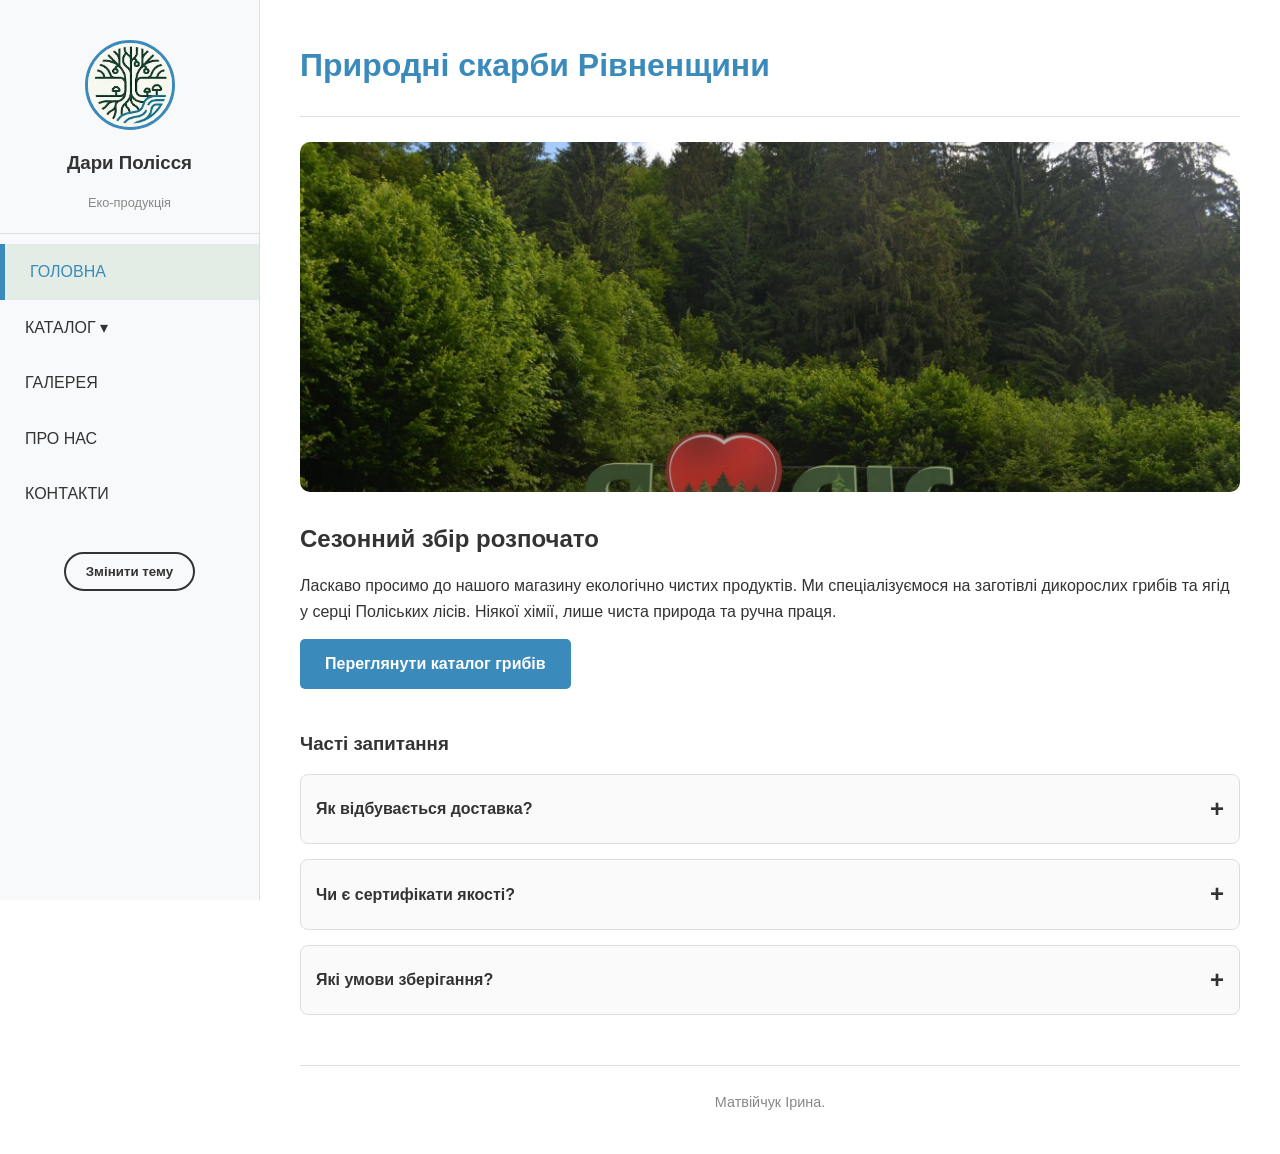
<file: index.html>
<!DOCTYPE html>
<html lang="uk">
<head>
    <meta charset="UTF-8">
    <meta name="viewport" content="width=device-width, initial-scale=1.0">
    <title>Головна | Дари Полісся</title>
    <link rel="stylesheet" href="css/style.css">
</head>
<body>

<header class="mobile-header">
    <button class="burger-icon" onclick="toggleMenu()">☰</button>
    <div class="header-title">Дари Полісся</div>
    <button class="theme-icon-mobile" onclick="toggleTheme()">☀</button>
</header>

<nav class="sidebar" id="sidebar">
    <div class="user-profile">
        <img src="img/logo.jpg" alt="Логотип">
        <h3>Дари Полісся</h3>
        <p style="font-size: 0.8rem; color: #888;">Еко-продукція</p>
    </div>
    <div class="menu">
        <a href="index.html" class="active">ГОЛОВНА</a>
        <div class="dropdown">
            <a href="#">КАТАЛОГ ▾</a>
            <div class="dropdown-container">
                <a href="mushrooms.html">Гриби сушені</a>
                <a href="berries.html">Ягоди лісові</a>
            </div>
        </div>
        <a href="gallery.html">ГАЛЕРЕЯ</a>
        <a href="about.html">ПРО НАС</a>
        <a href="contacts.html">КОНТАКТИ</a>
        <button class="theme-toggle-btn" onclick="toggleTheme()">Змінити тему</button>
    </div>
</nav>

<main class="main-content">
    <div class="content-card">
        <h1>Природні скарби Рівненщини</h1>
        <hr>
        <img src="img/main.jpg" alt="Ліс Полісся" style="width:100%; height:350px; object-fit:cover; border-radius: 10px; margin-bottom: 20px;">
        <h2>Сезонний збір розпочато</h2>
        <p>Ласкаво просимо до нашого магазину екологічно чистих продуктів. Ми спеціалізуємося на заготівлі дикорослих грибів та ягід у серці Поліських лісів. Ніякої хімії, лише чиста природа та ручна праця.</p>
        <a href="mushrooms.html" class="btn">Переглянути каталог грибів</a>
    </div>

    <div style="margin-top: 40px;">
        <h3>Часті запитання</h3>
        <details>
            <summary>Як відбувається доставка?</summary>
            <p style="padding-top:10px;">Ми пакуємо замовлення у герметичні пакети та еко-коробки. Відправка здійснюється через Нову Пошту щодня о 16:00. Термін доставки 1-2 дні.</p>
        </details>
        <details>
            <summary>Чи є сертифікати якості?</summary>
            <p style="padding-top:10px;">Так, кожна партія проходить радіологічний контроль. Ми маємо всі необхідні дозволи на збір та продаж дикоросів.</p>
        </details>
        <details>
            <summary>Які умови зберігання?</summary>
            <p style="padding-top:10px;">Сушені гриби слід зберігати у скляній тарі в темному місці до 2 років. Заморожені ягоди — при температурі -18°C.</p>
        </details>
    </div>

    <footer>
        <hr>
        <p>Матвійчук Ірина.</p>
    </footer>
</main>

<script>
function toggleMenu() {
    var sb = document.getElementById("sidebar");
    if (sb.style.display === "block") { sb.style.display = "none"; } else { sb.style.display = "block"; }
}
function toggleTheme() {
    document.body.classList.toggle("dark-mode");
}
</script>

</body>
</html>
</file>
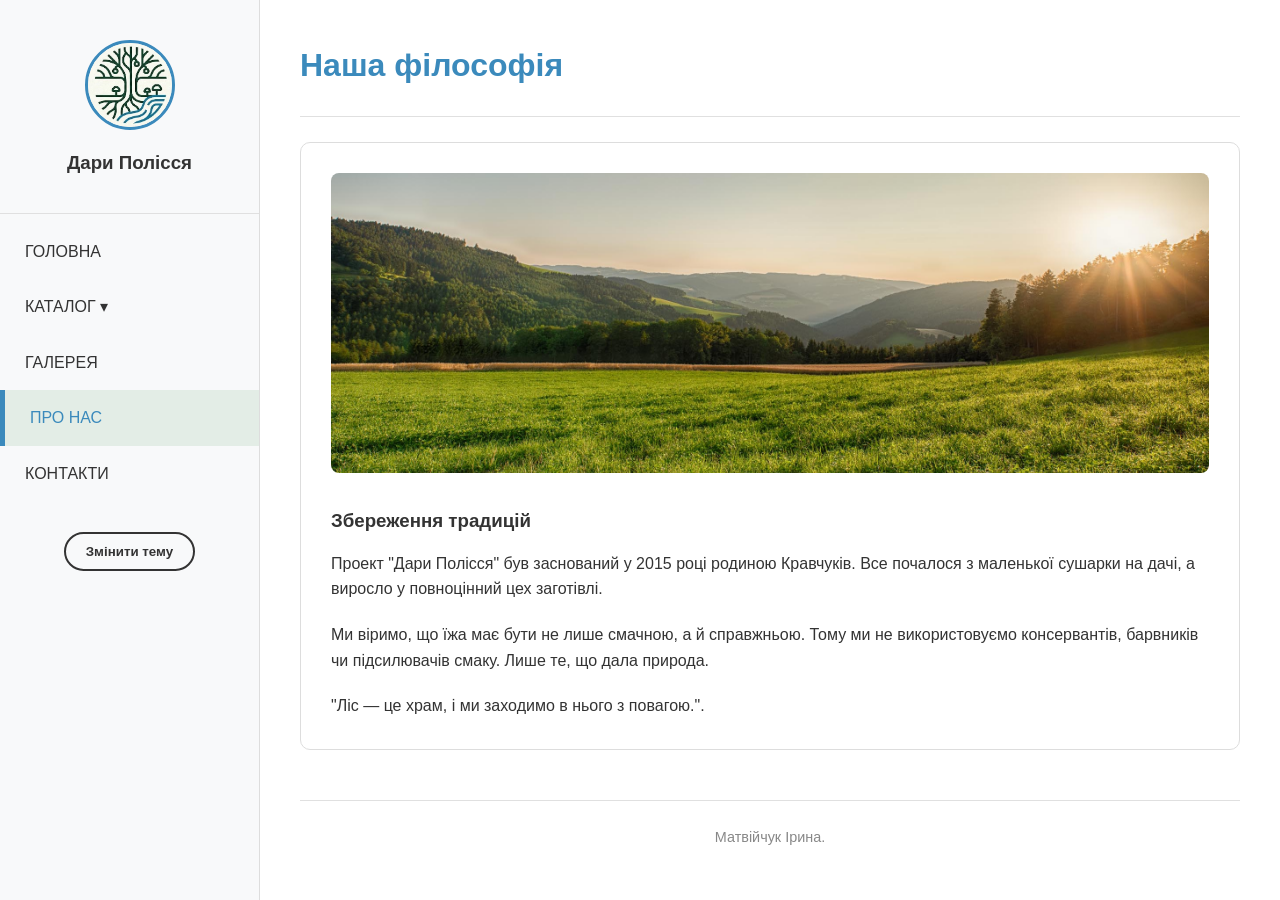
<file: about.html>
<!DOCTYPE html>
<html lang="uk">
<head>
    <meta charset="UTF-8">
    <meta name="viewport" content="width=device-width, initial-scale=1.0">
    <title>Про нас | Дари Полісся</title>
    <link rel="stylesheet" href="css/style.css">
</head>
<body>

<header class="mobile-header">
    <button class="burger-icon" onclick="toggleMenu()">☰</button>
    <div class="header-title">Про нас</div>
    <button class="theme-icon-mobile" onclick="toggleTheme()">☀</button>
</header>

<nav class="sidebar" id="sidebar">
    <div class="user-profile">
        <img src="img/logo.jpg" alt="Логотип">
        <h3>Дари Полісся</h3>
    </div>
    <div class="menu">
        <a href="index.html">ГОЛОВНА</a>
        <div class="dropdown">
            <a href="#">КАТАЛОГ ▾</a>
            <div class="dropdown-container">
                <a href="mushrooms.html">Гриби сушені</a>
                <a href="berries.html">Ягоди лісові</a>
            </div>
        </div>
        <a href="gallery.html">ГАЛЕРЕЯ</a>
        <a href="about.html" class="active">ПРО НАС</a>
        <a href="contacts.html">КОНТАКТИ</a>
        <button class="theme-toggle-btn" onclick="toggleTheme()">Змінити тему</button>
    </div>
</nav>

<main class="main-content">
    <h1>Наша філософія</h1>
    <hr>
    <div style="background: var(--bg-color); padding: 30px; border-radius: 10px; border: 1px solid #ddd;">
        <img src="img/about.jpg" alt="Команда" style="width:100%; height:300px; object-fit:cover; margin-bottom:25px; border-radius: 8px;">
        <h3>Збереження традицій</h3>
        <p style="margin-bottom: 20px;">Проект "Дари Полісся" був заснований у 2015 році родиною Кравчуків. Все почалося з маленької сушарки на дачі, а виросло у повноцінний цех заготівлі.</p>
        <p style="margin-bottom: 20px;">Ми віримо, що їжа має бути не лише смачною, а й справжньою. Тому ми не використовуємо консервантів, барвників чи підсилювачів смаку. Лише те, що дала природа.</p>
        <blockquote>"Ліс — це храм, і ми заходимо в нього з повагою.".</blockquote>
    </div>

    <footer>
        <hr>
        <p>Матвійчук Ірина.</p>
    </footer>
</main>

<script>
function toggleMenu() {
    var sb = document.getElementById("sidebar");
    if (sb.style.display === "block") { sb.style.display = "none"; } else { sb.style.display = "block"; }
}
function toggleTheme() {
    document.body.classList.toggle("dark-mode");
}
</script>

</body>
</html>
</file>
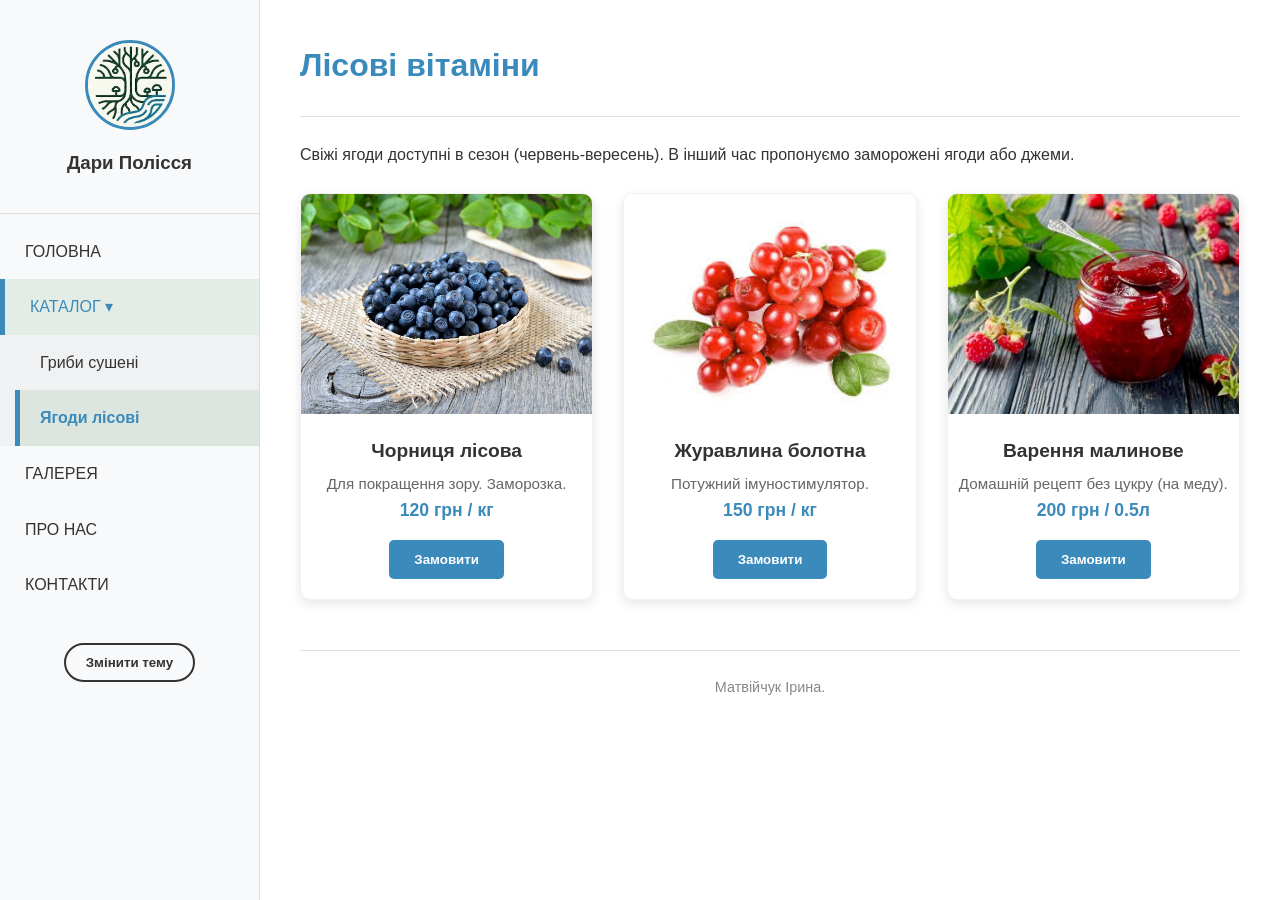
<file: berries.html>
<!DOCTYPE html>
<html lang="uk">
<head>
    <meta charset="UTF-8">
    <meta name="viewport" content="width=device-width, initial-scale=1.0">
    <title>Ягоди | Дари Полісся</title>
    <link rel="stylesheet" href="css/style.css">
</head>
<body>

<header class="mobile-header">
    <button class="burger-icon" onclick="toggleMenu()">☰</button>
    <div class="header-title">Ягоди</div>
    <button class="theme-icon-mobile" onclick="toggleTheme()">☀</button>
</header>

<nav class="sidebar" id="sidebar">
    <div class="user-profile">
        <img src="img/logo.jpg" alt="Логотип">
        <h3>Дари Полісся</h3>
    </div>
    <div class="menu">
        <a href="index.html">ГОЛОВНА</a>
        <div class="dropdown">
            <a href="#" class="active">КАТАЛОГ ▾</a>
            <div class="dropdown-container" style="display:block;">
                <a href="mushrooms.html">Гриби сушені</a>
                <a href="berries.html" class="active" style="padding-left:20px; font-weight:bold;">Ягоди лісові</a>
            </div>
        </div>
        <a href="gallery.html">ГАЛЕРЕЯ</a>
        <a href="about.html">ПРО НАС</a>
        <a href="contacts.html">КОНТАКТИ</a>
        <button class="theme-toggle-btn" onclick="toggleTheme()">Змінити тему</button>
    </div>
</nav>

<main class="main-content">
    <h1>Лісові вітаміни</h1>
    <hr>
    <p>Свіжі ягоди доступні в сезон (червень-вересень). В інший час пропонуємо заморожені ягоди або джеми.</p>
    
    <div class="gallery-grid">
        <article class="card-item">
            <img src="img/yagoda1.jpg" alt="Чорниця">
            <h3>Чорниця лісова</h3>
            <p>Для покращення зору. Заморозка.</p>
            <p style="color: var(--accent-color); font-weight: bold; font-size: 1.1rem;">120 грн / кг</p>
            <button class="btn">Замовити</button>
        </article>
        
        <article class="card-item">
            <img src="img/yagoda2.jpg" alt="Журавлина">
            <h3>Журавлина болотна</h3>
            <p>Потужний імуностимулятор.</p>
            <p style="color: var(--accent-color); font-weight: bold; font-size: 1.1rem;">150 грн / кг</p>
            <button class="btn">Замовити</button>
        </article>

        <article class="card-item">
            <img src="img/yagoda3.jpg" alt="Малина">
            <h3>Варення малинове</h3>
            <p>Домашній рецепт без цукру (на меду).</p>
            <p style="color: var(--accent-color); font-weight: bold; font-size: 1.1rem;">200 грн / 0.5л</p>
            <button class="btn">Замовити</button>
        </article>
    </div>

    <footer>
        <hr>
        <p>Матвійчук Ірина.</p>
    </footer>
</main>

<script>
function toggleMenu() {
    var sb = document.getElementById("sidebar");
    if (sb.style.display === "block") { sb.style.display = "none"; } else { sb.style.display = "block"; }
}
function toggleTheme() {
    document.body.classList.toggle("dark-mode");
}
</script>

</body>
</html>
</file>
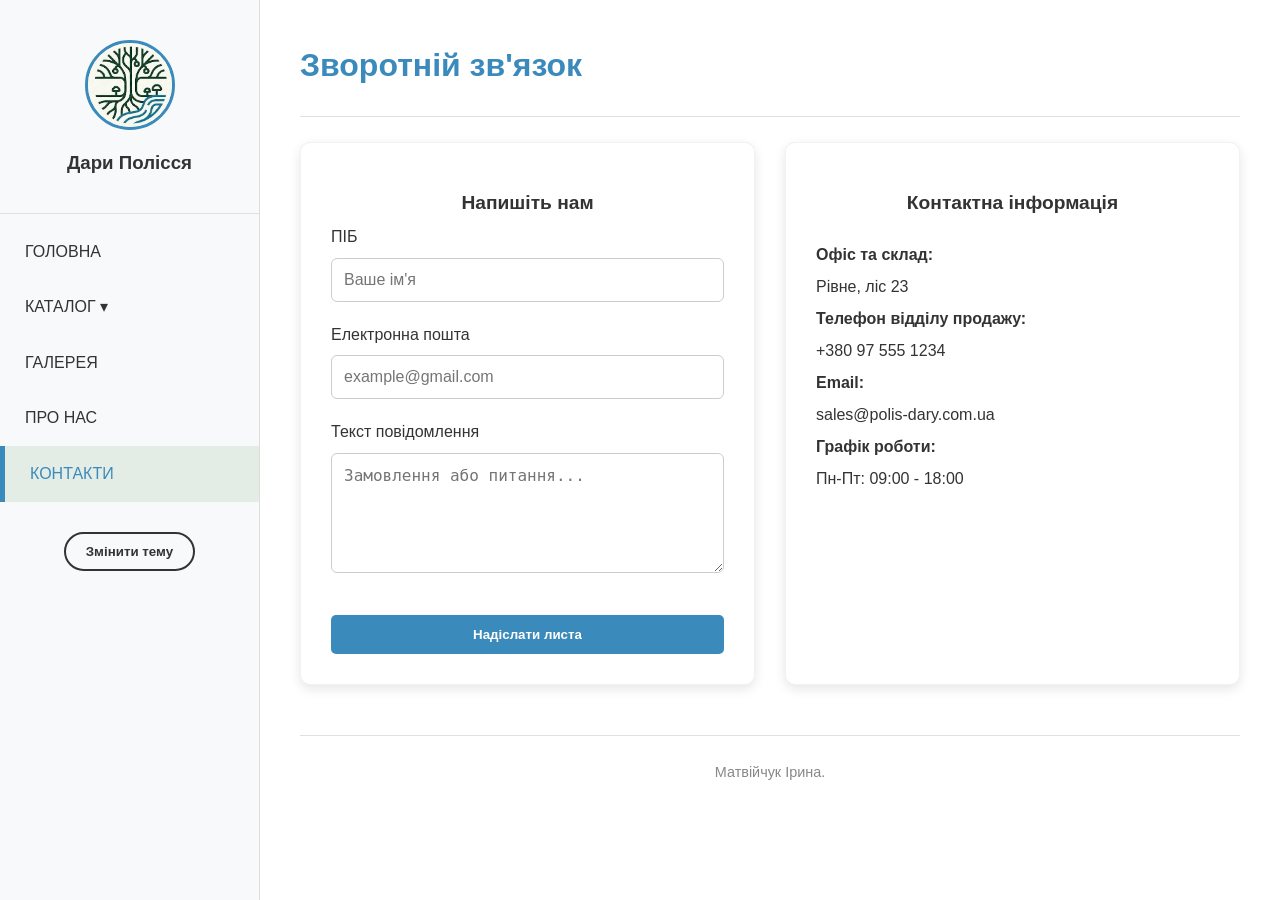
<file: contacts.html>
<!DOCTYPE html>
<html lang="uk">
<head>
    <meta charset="UTF-8">
    <meta name="viewport" content="width=device-width, initial-scale=1.0">
    <title>Контакти | Дари Полісся</title>
    <link rel="stylesheet" href="css/style.css">
</head>
<body>

<header class="mobile-header">
    <button class="burger-icon" onclick="toggleMenu()">☰</button>
    <div class="header-title">Контакти</div>
    <button class="theme-icon-mobile" onclick="toggleTheme()">☀</button>
</header>

<nav class="sidebar" id="sidebar">
    <div class="user-profile">
        <img src="img/logo.jpg" alt="Логотип">
        <h3>Дари Полісся</h3>
    </div>
    <div class="menu">
        <a href="index.html">ГОЛОВНА</a>
        <div class="dropdown">
            <a href="#">КАТАЛОГ ▾</a>
            <div class="dropdown-container">
                <a href="mushrooms.html">Гриби сушені</a>
                <a href="berries.html">Ягоди лісові</a>
            </div>
        </div>
        <a href="gallery.html">ГАЛЕРЕЯ</a>
        <a href="about.html">ПРО НАС</a>
        <a href="contacts.html" class="active">КОНТАКТИ</a>
        <button class="theme-toggle-btn" onclick="toggleTheme()">Змінити тему</button>
    </div>
</nav>

<main class="main-content">
    <h1>Зворотній зв'язок</h1>
    <hr>
    
    <div class="gallery-grid" style="grid-template-columns: repeat(auto-fit, minmax(300px, 1fr));">
        <div class="card-item" style="padding: 30px; text-align:left;">
            <h3 style="text-align: center;">Напишіть нам</h3>
            <form action="#">
                <label>ПІБ</label>
                <input type="text" placeholder="Ваше ім'я" required>
                
                <label>Електронна пошта</label>
                <input type="email" placeholder="example@gmail.com" required>
                
                <label>Текст повідомлення</label>
                <textarea style="height:120px" placeholder="Замовлення або питання..."></textarea>
                
                <button class="btn" style="width:100%">Надіслати листа</button>
            </form>
        </div>

        <div class="card-item" style="padding: 30px; text-align:left;">
            <h3 style="text-align: center;">Контактна інформація</h3>
            <div style="margin-top: 20px; line-height: 2;">
                <b>Офіс та склад:</b><br>Рівне, ліс 23</p>
                <b>Телефон відділу продажу:</b><br>+380 97 555 1234</p>
                <b>Email:</b><br>sales@polis-dary.com.ua</p>
                <b>Графік роботи:</b><br>Пн-Пт: 09:00 - 18:00</p>
            </div>
        </div>
    </div>

    <footer>
        <hr>
        <p>Матвійчук Ірина.</p>
    </footer>
</main>

<script>
function toggleMenu() {
    var sb = document.getElementById("sidebar");
    if (sb.style.display === "block") { sb.style.display = "none"; } else { sb.style.display = "block"; }
}
function toggleTheme() {
    document.body.classList.toggle("dark-mode");
}
</script>

</body>
</html>
</file>
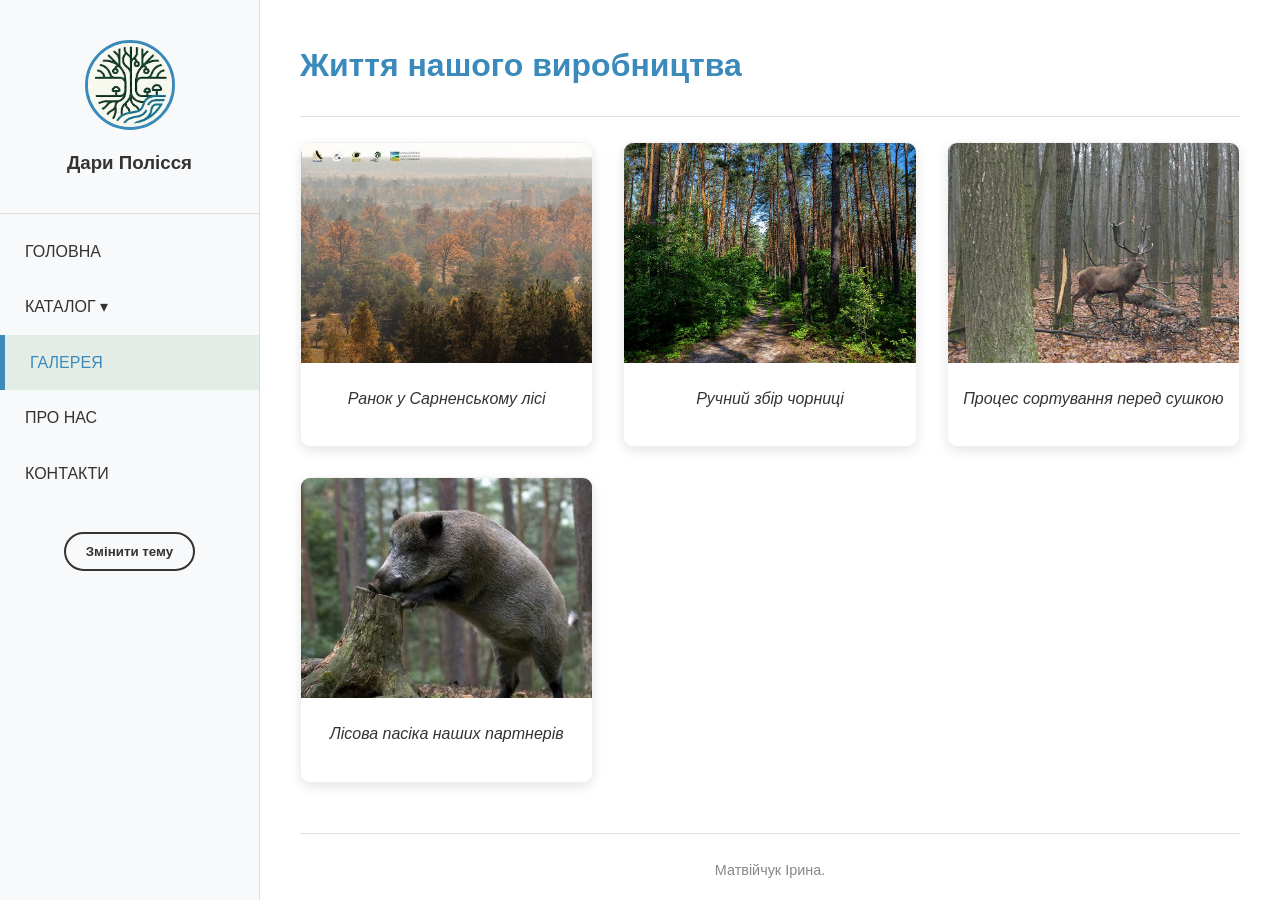
<file: gallery.html>
<!DOCTYPE html>
<html lang="uk">
<head>
    <meta charset="UTF-8">
    <meta name="viewport" content="width=device-width, initial-scale=1.0">
    <title>Галерея | Дари Полісся</title>
    <link rel="stylesheet" href="css/style.css">
</head>
<body>

<header class="mobile-header">
    <button class="burger-icon" onclick="toggleMenu()">☰</button>
    <div class="header-title">Галерея</div>
    <button class="theme-icon-mobile" onclick="toggleTheme()">☀</button>
</header>

<nav class="sidebar" id="sidebar">
    <div class="user-profile">
        <img src="img/logo.jpg" alt="Логотип">
        <h3>Дари Полісся</h3>
    </div>
    <div class="menu">
        <a href="index.html">ГОЛОВНА</a>
        <div class="dropdown">
            <a href="#">КАТАЛОГ ▾</a>
            <div class="dropdown-container">
                <a href="mushrooms.html">Гриби сушені</a>
                <a href="berries.html">Ягоди лісові</a>
            </div>
        </div>
        <a href="gallery.html" class="active">ГАЛЕРЕЯ</a>
        <a href="about.html">ПРО НАС</a>
        <a href="contacts.html">КОНТАКТИ</a>
        <button class="theme-toggle-btn" onclick="toggleTheme()">Змінити тему</button>
    </div>
</nav>

<main class="main-content">
    <h1>Життя нашого виробництва</h1>
    <hr>
    
    <div class="gallery-grid">
        <figure class="card-item">
            <img src="img/foto1.jpg" alt="Ліс ранок">
            <figcaption style="padding:15px; font-style:italic;">Ранок у Сарненському лісі</figcaption>
        </figure>
        <figure class="card-item">
            <img src="img/foto2.jpg" alt="Збір ягід">
            <figcaption style="padding:15px; font-style:italic;">Ручний збір чорниці</figcaption>
        </figure>
        <figure class="card-item">
            <img src="img/foto3.jpg" alt="Сушарка">
            <figcaption style="padding:15px; font-style:italic;">Процес сортування перед сушкою</figcaption>
        </figure>
        <figure class="card-item">
            <img src="img/foto4.jpg" alt="Пасіка">
            <figcaption style="padding:15px; font-style:italic;">Лісова пасіка наших партнерів</figcaption>
        </figure>
    </div>

    <footer>
        <hr>
        <p>Матвійчук Ірина.</p>
    </footer>
</main>

<script>
function toggleMenu() {
    var sb = document.getElementById("sidebar");
    if (sb.style.display === "block") { sb.style.display = "none"; } else { sb.style.display = "block"; }
}
function toggleTheme() {
    document.body.classList.toggle("dark-mode");
}
</script>

</body>
</html>
</file>
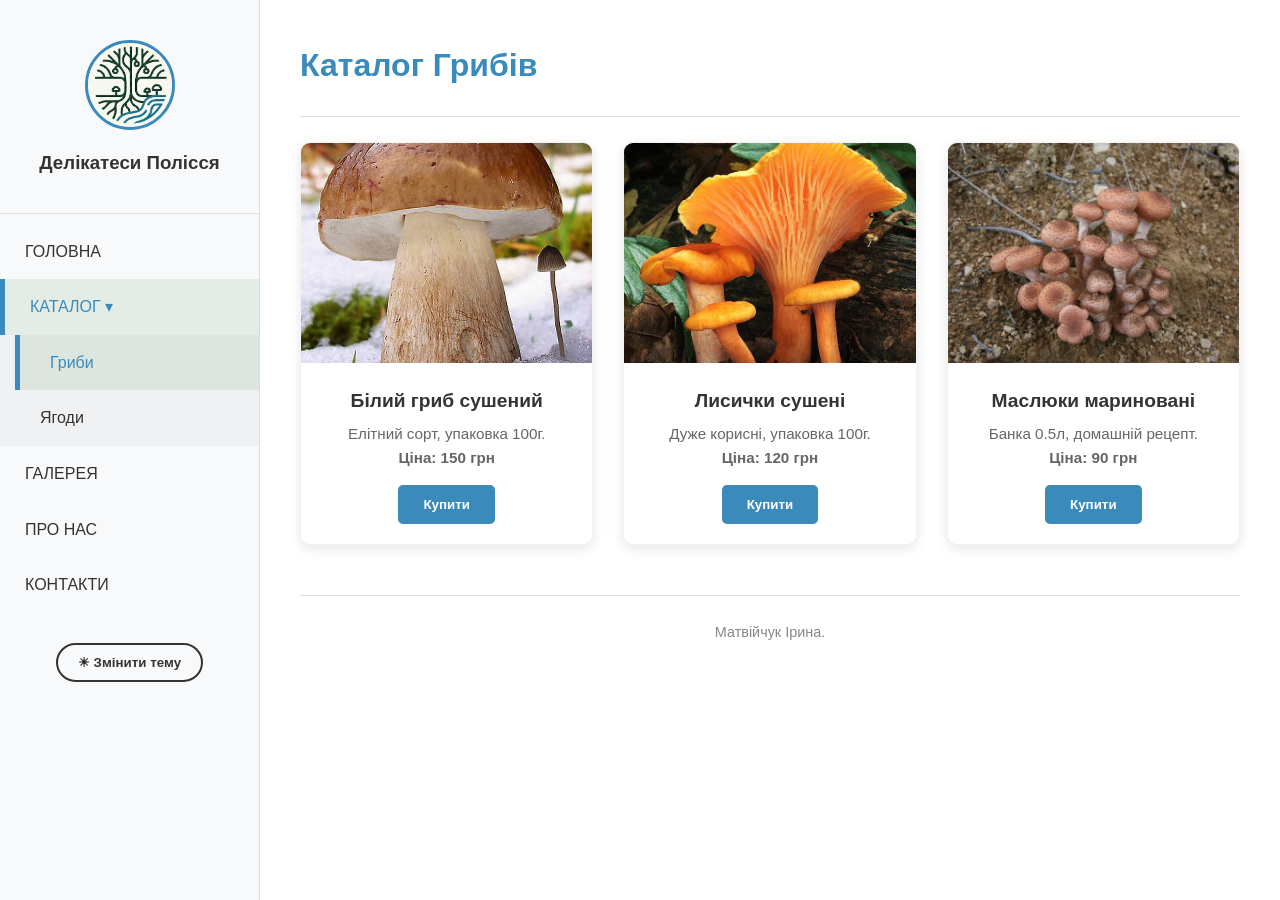
<file: mushrooms.html>
<!DOCTYPE html>
<html lang="uk">
<head>
    <meta charset="UTF-8">
    <meta name="viewport" content="width=device-width, initial-scale=1.0">
    <title>Гриби | Делікатеси Полісся</title>
    <link rel="stylesheet" href="css/style.css">
</head>
<body>

<header class="mobile-header">
    <button class="burger-icon" onclick="toggleMenu()">&#9776;</button>
    <div class="header-title">Гриби</div>
    <button class="theme-icon-mobile" onclick="toggleTheme()">&#9728;</button>
</header>

<nav class="sidebar" id="sidebar">
    <div class="user-profile">
        <img src="img/logo.jpg" alt="Logo">
        <h3>Делікатеси Полісся</h3>
    </div>
    <div class="menu">
        <a href="index.html">ГОЛОВНА</a>
        <div class="dropdown">
            <a href="#" class="active">КАТАЛОГ &#9662;</a>
            <div class="dropdown-container" style="display:block;">
                <a href="mushrooms.html" class="active" style="padding-left:30px;">Гриби</a>
                <a href="berries.html">Ягоди</a>
            </div>
        </div>
        <a href="gallery.html">ГАЛЕРЕЯ</a>
        <a href="about.html">ПРО НАС</a>
        <a href="contacts.html">КОНТАКТИ</a>
        <button class="theme-toggle-btn" onclick="toggleTheme()">&#9728; Змінити тему</button>
    </div>
</nav>

<main class="main-content">
    <h1>Каталог Грибів</h1>
    <hr>
    
    <div class="gallery-grid">
        <article class="card-item">
            <img src="img/1.jpg" alt="Білий гриб">
            <h3>Білий гриб сушений</h3>
            <p>Елітний сорт, упаковка 100г.</p>
            <p><b>Ціна: 150 грн</b></p>
            <button class="btn">Купити</button>
        </article>
        
        <article class="card-item">
            <img src="img/2.jpg" alt="Лисички">
            <h3>Лисички сушені</h3>
            <p>Дуже корисні, упаковка 100г.</p>
            <p><b>Ціна: 120 грн</b></p>
            <button class="btn">Купити</button>
        </article>

        <article class="card-item">
            <img src="img/3.jpg" alt="Маслюки">
            <h3>Маслюки мариновані</h3>
            <p>Банка 0.5л, домашній рецепт.</p>
            <p><b>Ціна: 90 грн</b></p>
            <button class="btn">Купити</button>
        </article>
    </div>

    <footer>
        <hr>
        <p>Матвійчук Ірина.</p>
    </footer>
</main>

<script>
function toggleMenu() {
    var sb = document.getElementById("sidebar");
    if (sb.style.display === "block") { sb.style.display = "none"; } else { sb.style.display = "block"; }
}
function toggleTheme() {
    document.body.classList.toggle("dark-mode");
}
</script>

</body>
</html>
</file>
<file: css/style.css>
:root {
    --bg-color: #ffffff;
    --text-color: #333333;
    --sidebar-bg: #f8f9fa;
    --accent-color: #3b8abc;
    --card-shadow: 0 4px 12px rgba(0,0,0,0.1);
}

body.dark-mode {
    --bg-color: #121212;
    --text-color: #e0e0e0;
    --sidebar-bg: #1e1e1e;
    --card-shadow: 0 4px 12px rgba(255,255,255,0.05);
}

* {
    box-sizing: border-box;
    margin: 0;
    padding: 0;
}

body {
    font-family: 'Helvetica Neue', Arial, sans-serif;
    background-color: var(--bg-color);
    color: var(--text-color);
    transition: background 0.3s, color 0.3s;
    line-height: 1.6;
}

.mobile-header {
    display: none;
    background-color: var(--accent-color);
    color: white;
    padding: 15px 20px;
    align-items: center;
    justify-content: space-between;
    position: sticky;
    top: 0;
    z-index: 1001;
    box-shadow: 0 2px 5px rgba(0,0,0,0.2);
}

.burger-icon, .theme-icon-mobile {
    background: none;
    border: none;
    color: white;
    font-size: 24px;
    cursor: pointer;
}

.sidebar {
    height: 100%;
    width: 260px;
    position: fixed;
    z-index: 1000;
    top: 0;
    left: 0;
    background-color: var(--sidebar-bg);
    overflow-x: hidden;
    padding-top: 20px;
    border-right: 1px solid #ddd;
    transition: 0.3s;
}

.user-profile {
    text-align: center;
    padding: 20px;
    border-bottom: 1px solid #e0e0e0;
    margin-bottom: 10px;
}

.user-profile img {
    width: 90px;
    height: 90px;
    border-radius: 50%;
    object-fit: cover;
    margin-bottom: 10px;
    border: 3px solid var(--accent-color);
}

.menu a {
    padding: 15px 25px;
    text-decoration: none;
    font-size: 16px;
    color: var(--text-color);
    display: block;
    transition: 0.2s;
    font-weight: 500;
}

.menu a:hover, .menu a.active {
    background-color: rgba(46, 125, 50, 0.1);
    border-left: 5px solid var(--accent-color);
    color: var(--accent-color);
}

.theme-toggle-btn {
    margin: 30px auto;
    display: block;
    padding: 10px 20px;
    cursor: pointer;
    background: transparent;
    border: 2px solid var(--text-color);
    color: var(--text-color);
    border-radius: 20px;
    font-weight: bold;
    transition: 0.3s;
}

.theme-toggle-btn:hover {
    background: var(--text-color);
    color: var(--bg-color);
}

.dropdown-container {
    display: none;
    background-color: rgba(0,0,0,0.03);
    padding-left: 15px;
}

.dropdown:hover .dropdown-container {
    display: block;
}

.main-content {
    margin-left: 260px;
    padding: 40px;
    transition: margin-left 0.3s;
    max-width: 1200px;
}

h1 {
    font-size: 2rem;
    margin-bottom: 10px;
    color: var(--accent-color);
}

h2, h3 { margin-bottom: 15px; }

hr {
    border: 0;
    height: 1px;
    background: #e0e0e0;
    margin: 25px 0;
}

.gallery-grid {
    display: grid;
    grid-template-columns: repeat(auto-fill, minmax(280px, 1fr));
    gap: 30px;
    margin-top: 25px;
}

.card-item {
    background: var(--bg-color);
    border-radius: 10px;
    box-shadow: var(--card-shadow);
    overflow: hidden;
    text-align: center;
    padding-bottom: 20px;
    border: 1px solid rgba(0,0,0,0.05);
    transition: transform 0.2s;
}

.card-item:hover {
    transform: translateY(-5px);
}

.card-item img {
    width: 100%;
    height: 220px;
    object-fit: cover;
}

.card-item h3 { margin: 15px 0 5px; font-size: 1.2rem; }
.card-item p { color: #666; font-size: 0.95rem; padding: 0 10px; }

.btn {
    background-color: var(--accent-color);
    color: white;
    border: none;
    padding: 12px 25px;
    border-radius: 5px;
    cursor: pointer;
    text-decoration: none;
    display: inline-block;
    margin-top: 15px;
    font-weight: bold;
    transition: background 0.3s;
}

.btn:hover {
    background-color: #1b5e20;
}

details {
    background-color: rgba(0,0,0,0.02);
    padding: 15px;
    margin-bottom: 15px;
    border-radius: 8px;
    border: 1px solid #ddd;
}

summary {
    font-weight: bold;
    cursor: pointer;
    outline: none;
    list-style: none;
    display: flex;
    justify-content: space-between;
    align-items: center;
}

summary::after {
    content: '+';
    font-size: 1.5rem;
}

details[open] summary::after {
    content: '-';
}

form input, form textarea {
    width: 100%;
    padding: 12px;
    margin: 8px 0 20px;
    border: 1px solid #ccc;
    border-radius: 6px;
    background: var(--bg-color);
    color: var(--text-color);
    font-size: 1rem;
}

footer {
    margin-top: 50px;
    text-align: center;
    color: #888;
    font-size: 0.9rem;
}

@media screen and (max-width: 768px) {
    .sidebar {
        width: 100%;
        height: auto;
        position: fixed;
        display: none;
        top: 60px;
        padding-top: 0;
        border-right: none;
        border-bottom: 1px solid #ccc;
    }

    .main-content {
        margin-left: 0;
        padding: 20px;
    }

    .mobile-header {
        display: flex;
    }
    
    .gallery-grid {
        grid-template-columns: 1fr;
    }
    
    .theme-toggle-btn {
        display: none;
    }
}
</file>
